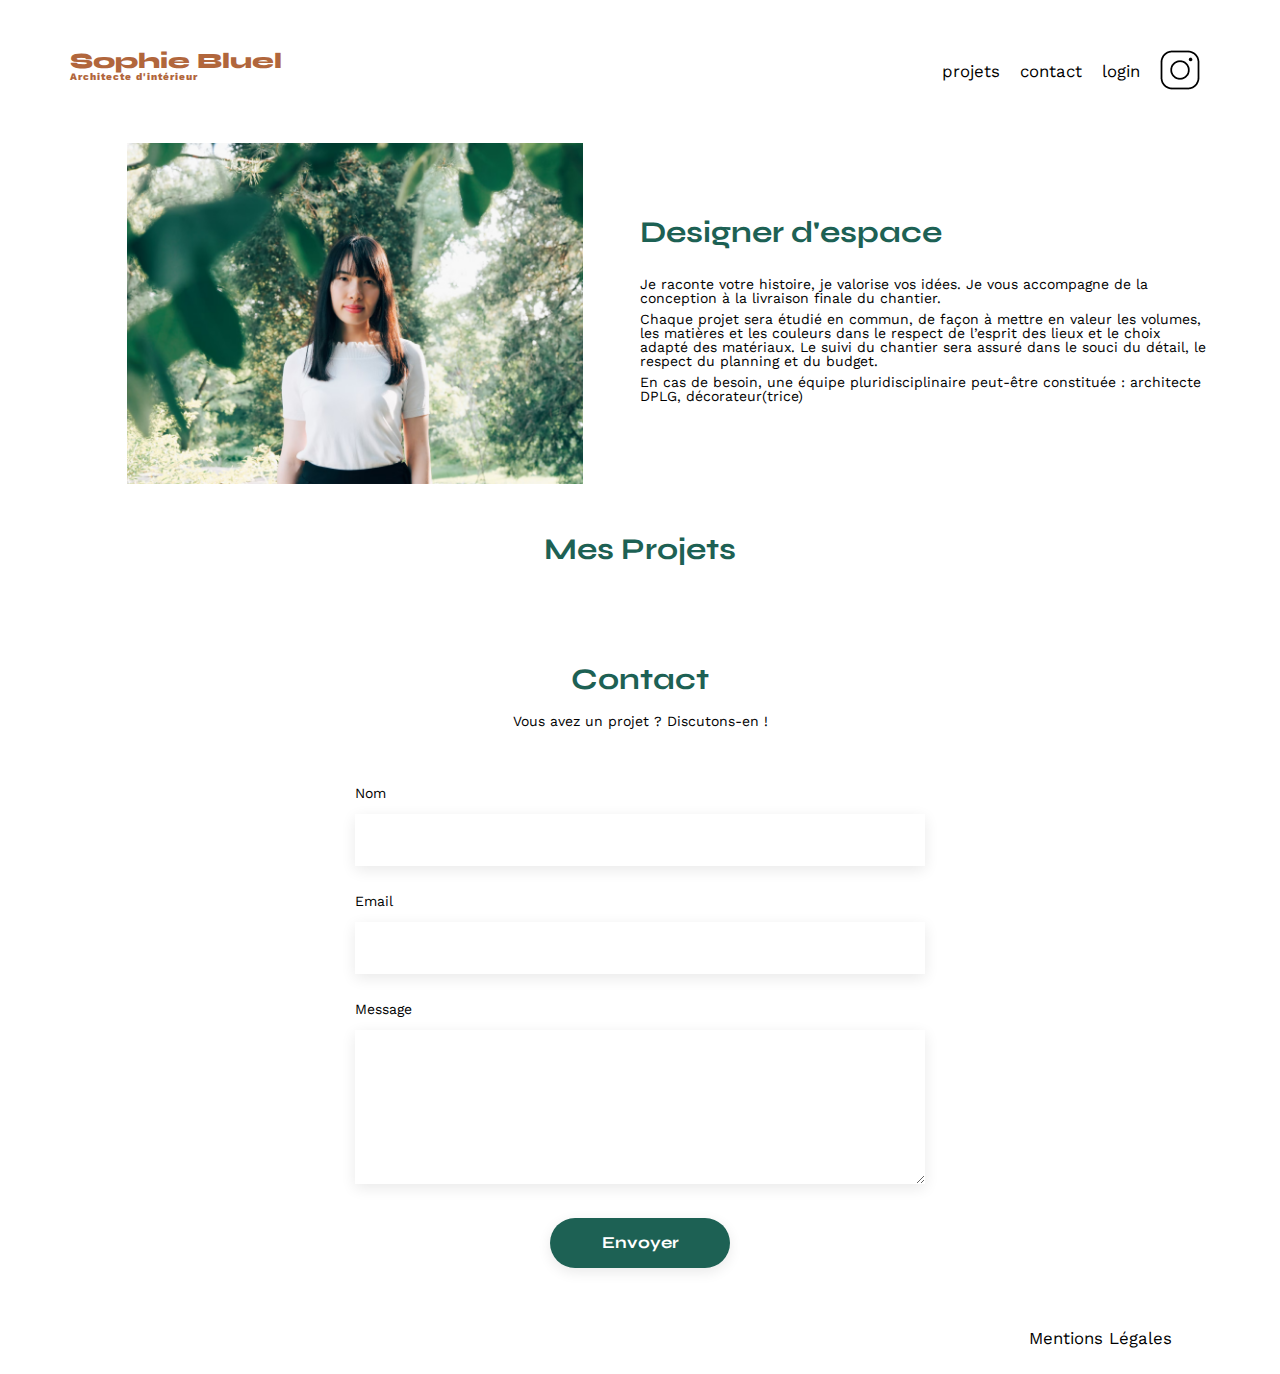
<file: index.html>
<!DOCTYPE html>
<html lang="fr">

<head>
	<meta charset="UTF-8">
	<title>Sophie Bluel - Architecte d'intérieur</title>
	<meta name="viewport" content="width=device-width, initial-scale=1.0">
	<link rel="preconnect" href="https://fonts.googleapis.com">
	<link rel="preconnect" href="https://fonts.gstatic.com" crossorigin>
	<link href="https://fonts.googleapis.com/css2?family=Syne:wght@700;800&family=Work+Sans&display=swap"
		rel="stylesheet">
	<meta name="description" content="">
	<link rel="stylesheet" href="./assets/style.css">

	<link rel="stylesheet" href="https://cdnjs.cloudflare.com/ajax/libs/font-awesome/6.2.1/css/all.min.css"
		integrity="sha512-MV7K8+y+gLIBoVD59lQIYicR65iaqukzvf/nwasF0nqhPay5w/9lJmVM2hMDcnK1OnMGCdVK+iQrJ7lzPJQd1w=="
		crossorigin="anonymous" referrerpolicy="no-referrer" />
</head>

<body>
	<header>
		<h1>Sophie Bluel <span>Architecte d'intérieur</span></h1>
		<nav>
			<ul>
				<li>projets</li>
				<li>contact</li>
				<li id="loginLink">login</li>
				<li><img src="./assets/icons/instagram.png" alt="Instagram"></li>
			</ul>
		</nav>
	</header>
	<main>
		<div id="modal">
			<div id="modal-gallery">
				<span id="closeBtn">&times;</span>
				<h2 class="modal-h2">Galerie photo</h2>
				<div id="galleryDelPhotos"></div>
				<hr width="400">
				<button id="addPhotoBtn">Ajouter une photo</button>
			</div>
			<div id="modal-form">
				<span id="closeBtn1">&times;</span>
				<span id="backBtn"><i class="fa-solid fa-arrow-left"></i></span>
				<h2 class="modal-h2">Ajout photo</h2>


				<form id="Addform" class="modal-content">
					<div class="upload-container">
						<input type="file" id="photoInput" accept=".jpg, .png" class="hidden-input"
							onchange="previewImage(event)" />
						<label for="photoInput" class="upload-label" id="uploadLabel">
							<img src="./assets/images/photo.png" alt="Upload" class="upload-icon" id="imagePreview" />
							<span class="ajoutPhoto" id="imageLabelText">+ Ajouter photo</span>
							<p class="format">jpg, png : 4mo max</p>
						</label>
					</div>
					<label for="title" class="title">Titre</label>
					<input type="text" id="titleInput" />
					<label for="category" class="cat">Catégorie</label>
					<select id="categorySelect">
						
						<option value=""></option>
					</select>
					<hr width="400">
					<button type="button" id="submitPhotoBtn" class="btn disabled">Valider</button>

				</form>

			</div>
		</div>
		</div>
		<section id="introduction">
			<figure>
				<img src="./assets/images/sophie-bluel.png" alt="">
			</figure>
			<article>
				<h2>Designer d'espace</h2>
				<p>Je raconte votre histoire, je valorise vos idées. Je vous accompagne de la conception à la livraison
					finale du chantier.</p>
				<p>Chaque projet sera étudié en commun, de façon à mettre en valeur les volumes, les matières et les
					couleurs dans le respect de l’esprit des lieux et le choix adapté des matériaux. Le suivi du
					chantier sera assuré dans le souci du détail, le respect du planning et du budget.</p>
				<p>En cas de besoin, une équipe pluridisciplinaire peut-être constituée : architecte DPLG,
					décorateur(trice)</p>
			</article>
		</section>
		<section id="portfolio">
			<h2>Mes Projets <button id="editBtn"><i class="fa fa-edit"></i> modifier</button></h2>

			<div class="filtres">

			</div>


			<div class="gallery">

			</div>
		</section>
		<section id="contact">
			<h2>Contact</h2>
			<p>Vous avez un projet ? Discutons-en !</p>
			<form action="#" method="post">
				<label for="name">Nom</label>
				<input type="text" name="name" id="name">
				<label for="email">Email</label>
				<input type="email" name="email" id="email">
				<label for="message">Message</label>
				<textarea name="message" id="message" cols="30" rows="10"></textarea>
				<input type="submit" value="Envoyer">
			</form>
		</section>
	</main>

	<footer>
		<nav>
			<ul>
				<li>Mentions Légales</li>
			</ul>
		</nav>
	</footer>
	<script src="./assets/js/admin.js"></script>
	<script src="./assets/js/index.js"></script>
	<script src="./assets/js/modal.js"></script>
</body>

</html>
</file>
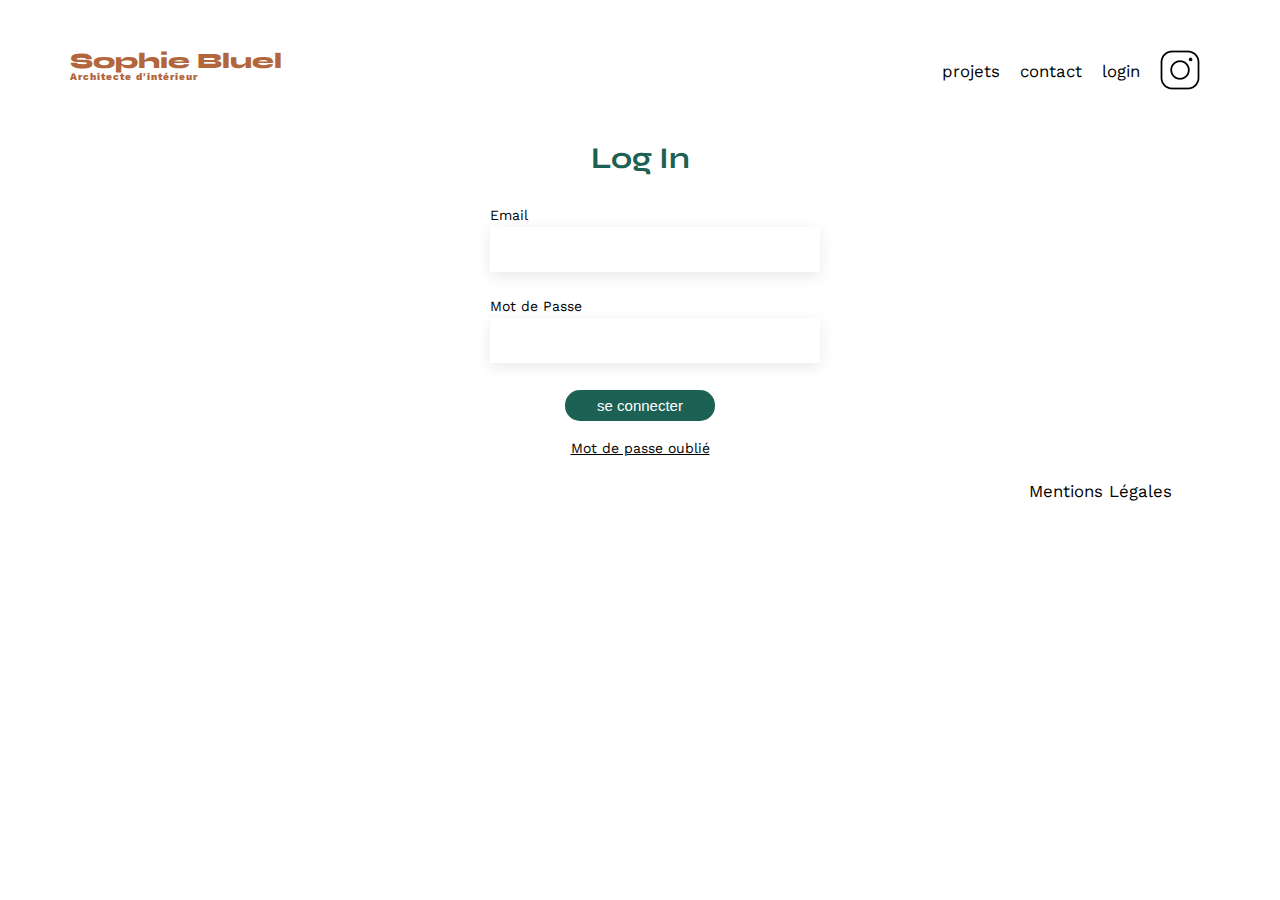
<file: login.html>
<!DOCTYPE html>
<html lang="fr">
<head>
	<meta charset="UTF-8">
	<title>Sophie Bluel - Architecte d'intérieur</title>
	<meta name="viewport" content="width=device-width, initial-scale=1.0">
	<link rel="preconnect" href="https://fonts.googleapis.com">
	<link rel="preconnect" href="https://fonts.gstatic.com" crossorigin>
	<link href="https://fonts.googleapis.com/css2?family=Syne:wght@700;800&family=Work+Sans&display=swap" rel="stylesheet">
	<meta name="description" content="">
	<link rel="stylesheet" href="./assets/style.css">
</head>
<body>
<header>
	<h1>Sophie Bluel <span>Architecte d'intérieur</span></h1>
	<nav>
		<ul>
			<li><a href="index.html">projets</a></li>
			<li>contact</li>
			<li>login</li>
			<li><img src="./assets/icons/instagram.png" alt="Instagram"></li>
		</ul>
	</nav>
</header>
<main>
	
	<h3>Log In</h3>
	<form class="form-login">
		<label for="email">Email</label>
		<input type="email" id="email">
		
		<label for="password">Mot de Passe</label>
		<input type="password" id="password">
		
		<input id="btnlogin" type="button" value="se connecter">
	</form>
	<span><a href="/password-reset">Mot de passe oublié</a></span>

</main>

<footer>
	<nav>
		<ul>
			<li>Mentions Légales</li>
		</ul>
	</nav>
</footer>
<script src="/assets/js/login.js"></script>
</body>
</html>
</file>
<file: assets/style.css>
/* http://meyerweb.com/eric/tools/css/reset/
   v2.0 | 20110126
   License: none (public domain)
*/

html,
body,
div,
span,
applet,
object,
iframe,
h1,
h2,
h3,
h4,
h5,
h6,
p,
blockquote,
pre,
a,
abbr,
acronym,
address,
big,
cite,
code,
del,
dfn,
em,
img,
ins,
kbd,
q,
s,
samp,
small,
strike,
strong,
sub,
sup,
tt,
var,
b,
u,
i,
center,
dl,
dt,
dd,
ol,
ul,
li,
fieldset,
form,
label,
legend,
table,
caption,
tbody,
tfoot,
thead,
tr,
th,
td,
article,
aside,
canvas,
details,
embed,
figure,
figcaption,
footer,
header,
hgroup,
menu,
nav,
output,
ruby,
section,
summary,
time,
mark,
audio,
video {
	margin: 0;
	padding: 0;
	border: 0;
	font-size: 100%;
	font: inherit;
	vertical-align: baseline;
}

/* HTML5 display-role reset for older browsers */
article,
aside,
details,
figcaption,
figure,
footer,
header,
hgroup,
menu,
nav,
section {
	display: block;
}

body {
	line-height: 1;
}

ol,
ul {
	list-style: none;
}

blockquote,
q {
	quotes: none;
}

blockquote:before,
blockquote:after,
q:before,
q:after {
	content: '';
	content: none;
}

table {
	border-collapse: collapse;
	border-spacing: 0;
}

/** end reset css**/
body {
	max-width: 1140px;
	margin: auto;
	font-family: 'Work Sans';
	font-size: 14px;
}

header {
	display: flex;
	justify-content: space-between;
	margin: 50px 0
}

section {
	margin: 50px 0
}

h1 {
	display: flex;
	flex-direction: column;
	font-family: 'Syne';
	font-size: 22px;
	font-weight: 800;
	color: #B1663C
}

h1>span {
	font-family: 'Work Sans';
	font-size: 10px;
	letter-spacing: 0.1em;
	;
}

h2 {
	font-family: 'Syne';
	font-weight: 700;
	font-size: 30px;
	color: #1D6154
}


nav ul {
	display: flex;
	align-items: center;
	list-style-type: none;

}

nav li {
	padding: 0 10px;
	font-size: 1.2em;
}

li:hover {
	color: #B1663C;
}

#introduction {
	display: flex;
	align-items: center;
}

#introduction figure {
	flex: 1
}

#introduction img {
	display: block;
	margin: auto;
	width: 80%;
}

#introduction article {
	flex: 1
}

#introduction h2 {
	margin-bottom: 1em;
}

#introduction p {
	margin-bottom: 0.5em;
}

#portfolio h2 {
	text-align: center;
	margin-bottom: 1em;
}


.gallery {
	width: 100%;
	display: grid;
	grid-template-columns: 1fr 1fr 1fr;
	grid-column-gap: 20px;
	grid-row-gap: 20px;
}

.gallery img {
	width: 100%;

}

#contact {
	width: 50%;
	margin: auto;
}

#contact>* {
	text-align: center;

}

#contact h2 {
	margin-bottom: 20px;
}

#contact form {
	text-align: left;
	margin-top: 30px;
	display: flex;
	flex-direction: column;
}

#contact input {
	height: 50px;
	font-size: 1.2em;
	border: none;
	box-shadow: 0px 4px 14px rgba(0, 0, 0, 0.09);
}

#contact label {
	margin: 2em 0 1em 0;
}

#contact textarea {
	border: none;
	box-shadow: 0px 4px 14px rgba(0, 0, 0, 0.09);
}

input[type="submit"] {
	font-family: 'Syne';
	font-weight: 700;
	color: white;
	background-color: #1D6154;
	margin: 2em auto;
	width: 180px;
	text-align: center;
	border-radius: 60px;
}


/* Code CSS à ajouter */

.filtres {
	display: flex;
	justify-content: center;
	margin-bottom: 20px;
	gap: 10px;
}

.filtres button {
	padding: 5px 15px;
	border-radius: 25px;
	border: 2px solid #1D6154;
	background-color: white;
	color: #1D6154;
	font-weight: 700;
	cursor: pointer;
	transition: background-color 0.3s ease;

}

.filtres button:hover,
.filtres button:active,
.filtres button:focus {
	background-color:#1D6154; 
	color: white;

}

.filtres .selected {
	background-color:#1D6154; 
	color: white;

}





li a {
	text-decoration: none;
	color: black;
}

h3 {
	text-align: center;
	font-family: 'Syne';
	font-weight: 700;
	font-size: 30px;
	color: #1D6154;
	margin-bottom: 15px;

}


.form-login {
	width: 300px;
	margin: 0 auto;
	padding: 20px;

}

.form-login input[type="email"],
.form-login input[type="password"] {
	width: 100%;
	padding: 15px;
	border: none;
	box-shadow: 0px 4px 14px rgba(0, 0, 0, 0.09);
	margin: 0.4em 0 2em 0;
}

#btnlogin {
	width: 50%;
	padding: 7px;
	background-color: #1D6154;
	color: white;
	border: none;
	border-radius: 15px;
	font-size: 15px;
	margin-left: 75px;

}

span a {
	display: flex;
	justify-content: center;
	color: black;


}

#editBtn {
	border: none;
	background-color: transparent;
	cursor: pointer;
}

#galleryDelPhotos {
	display: flex;
	gap: 10px;
	flex-wrap: wrap;
	padding-left: 52px;
	
}

#galleryDelPhotos div {
	width: 80px;
	position: relative;
	display: inline-block;
}

#galleryDelPhotos img {
	width: 100%;
	height: 100px;
	object-fit: cover;
	
}

.fa-trash {
	position: absolute;
	top: 5px;
	right: 5px;
	color: white;
	cursor: pointer;
	background-color: black;
	padding: 5px;
	border-radius: 10%;
	transition: background-color 0.3s ease;
	
}

.fa-trash:hover {
	background-color: rgba(255, 0, 0, 0.5);

}

footer nav ul {
	display: flex;
	justify-content: flex-end;
	margin: 2em
}

/* Style Modal */

#modal {
	display: none;
	align-items: center;
	justify-content: center;
	position: fixed;
	z-index: 10;
	background-color: rgba(0, 0, 0, 0.5);
	width: 100%;
	height: 100vh;
	top: 0;
	left: 0;
	flex-direction: column;
}

.modal-h2 {
	color: black;
	top: 40px;

}

#modal-gallery,
#modal-form {
	display: none;
	width: 550px;
	height: 690px;
	background: white;
	flex-direction: column;
	align-items: center;
	gap: 45px;
}

#closeBtn,
#closeBtn1 {
	left: 230px;
	position: relative;
	top: 30px;
	font-weight: 900;
	cursor: pointer;
	
}

#backBtn {
	display: flex;
	position: relative;
	right: 230px;
	top: -30px;
	cursor: pointer;
}

#addPhotoBtn {
	width: 50%;
	padding: 7px;
	background-color: #1D6154;
	color: white;
	border: none;
	border-radius: 15px;
	font-size: 15px;
	cursor: pointer;

}

.modal-content {
	display: flex;
	flex-direction: column;
	justify-content: center;
	align-items: center;
	
}

.upload-container {
	display: flex;
	flex-direction: column;
	text-align: center;
	padding: 40px;
	margin-bottom: 20px;
	width: 300px;
	height: 100px;
	background-color: #E8F1F6;
	
}

.upload-label {
	cursor: pointer;
	display: flex;
	flex-direction: column;
	align-items: center;
}

.upload-icon {
	align-items: center;
	justify-content: center;
	width: 50px;
	height: 50px;
	margin-bottom: 10px;
	
}

.ajoutPhoto {
	border: 2px solid #CBD6DC;
	border-radius: 15px;
	background-color: #CBD6DC;
	padding: 7px;
	width: 50%;
	color: #3a6d8a;
	font-weight: bold;
}

.format {
	font-size: 10px;
	margin-top: 5px;

}

.hidden-input {
	display: none;
}

.title {
	font-weight:500;
	position: relative;
	right: 178px;
}

.cat {
	font-weight:500;
	position: relative;
	right: 165px;
}

.modal-content input[type="text"] {
	width: 90%;
	padding: 15px;
	border: none;
	box-shadow: 0px 4px 14px rgba(0, 0, 0, 0.09);
	margin: 0.4em 0 2em 0;
}

.modal-content select[ id="categorySelect"] {
	width: 98%;
	padding: 15px;
	border: none;
	box-shadow: 0px 4px 14px rgba(0, 0, 0, 0.09);
	margin: 0.4em 0 2em 0;

}


#submitPhotoBtn {
    width: 50%;
    padding: 7px;
    color: white;
    border: none;
    border-radius: 15px;
    font-size: 15px;
	cursor: pointer;
}
</file>
